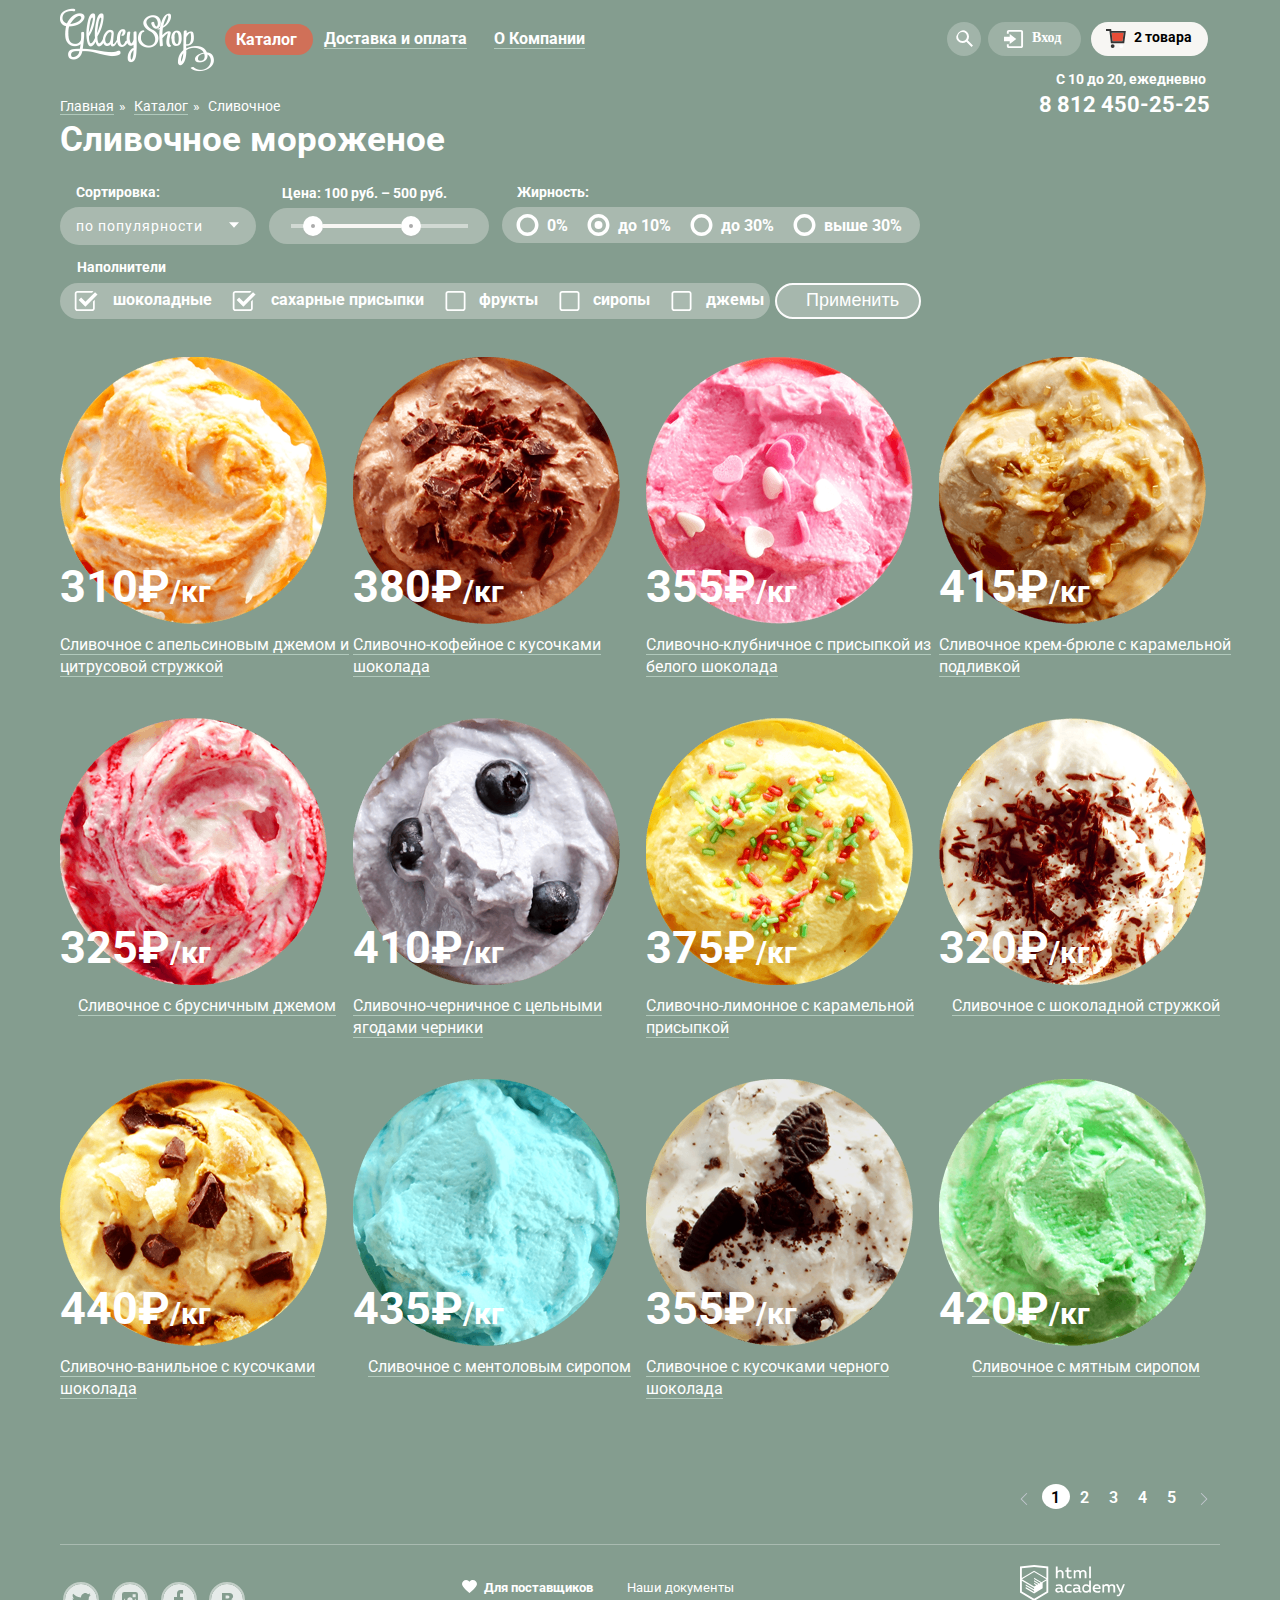
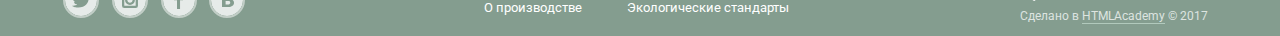
<file: catalog.html>
<!DOCTYPE html>
<html lang="ru">
	<head>
		<meta charset="utf-8">
		<title>HTML Academy: Глейси</title>
		<link href="https://fonts.googleapis.com/css?family=Roboto:400,500,700" rel="stylesheet">
		<link href="css/normalize.css" rel="stylesheet">
		<link href="css/style.css" rel="stylesheet">
	</head>
	<body class="inner-body">
		<div class="inner-content-wrapper">
			<header class="inner-header">
				<div class="inner-wrapper">
					<a href="index.html" class="inner-logo">
						<img src="img/logo.png" width="154" height="64" alt="logo">
					</a>
					<div class="inner-menu">
						<a href="#" class="active">Каталог</a>
						<a href="#"><span class="border-bottom">Доставка и оплата</span></a>
						<a href="#"><span class="border-bottom">О Компании</span></a>
					</div>
					<div class="inner-user-block">
						<div class="inner-user-container">
							<div class="inner-search">Поиск
								<a href="#" class="inner-search-link">search
									<svg>
										<path d="M16.958 15.527L11.75 10.32A6.455 6.455 0 0 0 13 6.5 6.5 6.5 0 1 0 6.5 13a6.465 6.465 0 0 0 3.839-1.263l5.205 5.204 1.414-1.414zM6.5 11C4.019 11 2 8.981 2 6.5S4.019 2 6.5 2 11 4.019 11 6.5 8.981 11 6.5 11z"/>
									</svg>
								</a>
								<div class="inner-search-block is-hidden">
									<input type="text">
								</div>
							</div>
							<div class="inner-log-in">
								<svg xmlns="http://www.w3.org/2000/svg" xmlns:xlink="http://www.w3.org/1999/xlink" width="21" height="19" viewBox="0 0 21 19"><g ><path d="M6 14.875L12.917 9.5 6 4.125v2.917H-.042v4.917H6z"/><path d="M18 0H5C3.9 0 3 .9 3 2v2h2V2h13v15H5v-2H3v2c0 1.1.9 2 2 2h13c1.1 0 2-.9 2-2V2c0-1.1-.9-2-2-2z"/></g></svg>
								<span>Вход</span>
							</div>
							<div class="inner-popup is-hidden">
								<input type="text">
								<input type="text">
								<a href="#">Войти</a>
								<a href="#">Забыли пароль?</a>
								<a href="#">Новая регистрация</a>
							</div>
							<div class="inner-basket">
								<div class="inner-basket-container">
									<a href="#" class="buy">
										<svg xmlns="http://www.w3.org/2000/svg" width="21" height="20" viewBox="0 0 21 20"><path fill="#E84D37" d="M5.888 4.031L6.922 13h10.45l1.176-8.969z"/><circle fill="#343434" cx="6.984" cy="18" r="2"/><circle cx="15.984" cy="18" r="2"/><path fill="#343434" d="M5.657 2.031L5.422 0H0v2h3.64l1.5 13h13.988l1.699-12.969H5.657zM17.372 13H6.922L5.888 4.031h12.66L17.372 13z"/>
										</svg>
										<span>2 товара</span>
									</a>
									<div class="inner-popap-basket">
										<div class="inner-popap-container">
											<div class="inner-popap-item">
												<img src="img/popup-ice-cream-1.png" width="33" height="33" alt="">
												<p class="inner-popap-description">Пломбир с апельсиновым джемом</p>
												<p class="inner-netto">1,5 кг х</p>
												<p class="inner-price">200 руб.</p>
												<p class="common-price">300 руб.</p>
											</div>
											<div class="inner-popap-item">
												<img src="img/popup-ice-cream-2.png" width="33" height="33" alt="">
												<p class="inner-popap-description">Клубничный пломбир с присыпкой из белого шоколада</p>
												<p class="inner-netto">1,5 кг х</p>
												<p class="inner-price">300 руб.</p>
												<p class="common-price">400 руб.</p>
											</div>
											<div class="results-container">
												<p class="in-order">Итого: 750руб.</p>
												<button class="inner-popap-button">Оформить заказ</button>
											</div>
										</div>	
									</div>	
								</div>
							</div>
						</div>
					</div>
				</div>	
				<div class="breadcrumbs-container">
					<div class="inner-breadcrumbs">
						<a href="#"><span>Главная</span></a>
						<a href="#"><span>Каталог</span></a>
						<a href="#">Сливочное</a>
					</div>
					<div class="inner-shedule">
                        <p class="time">С 10 до 20, ежедневно</p>
                        <p class="telephone">8 812 450-25-25</p>
                    </div>
				</div>	
			</header>
			<main class="inner-container">
				<div class="inner-sorting">
					<h1 class="inner-sorting-title">Сливочное мороженое</h1>
					<div class="sorting-container">
						<div class="sorting">
							<h3>Сортировка:</h3>
							<ul class="popular">
								<li>по популярности
									<svg xmlns="http://www.w3.org/2000/svg" width="9" height="5" viewBox="0 0 9 5"><path fill="#FFF" d="M4.5 5L0 0h9z"/></svg>
								</li>
								<li class=" is-hidden">сначала недорогие</li>
								<li class=" is-hidden">сначала дорогие</li>
								<li class=" is-hidden">по жирности</li>
							</ul>
						</div>
					    <div class="inner-range-filter">
							<p class="range-filter-text">Цена: 100 руб. – 500 руб.</p>
							<div class="range-filter">
								<svg class="first-toggle" xmlns="http://www.w3.org/2000/svg" width="20" height="23" viewBox="0 0 20 23"><path opacity=".3" fill="#ABABAB" d="M10 20C4.477 20 0 15.522 0 10v2c0 5.522 4.477 10 10 10 5.522 0 10-4.478 10-10v-2c0 5.522-4.478 10-10 10z"/><circle fill="#FFF" cx="10" cy="10" r="10"/><circle fill="#ABABAB" cx="10" cy="10" r="2"/></svg>
								<svg class="second-toggle" xmlns="http://www.w3.org/2000/svg" width="20" height="23" viewBox="0 0 20 23"><path opacity=".3" fill="#ABABAB" d="M10 20C4.477 20 0 15.522 0 10v2c0 5.522 4.477 10 10 10 5.522 0 10-4.478 10-10v-2c0 5.522-4.478 10-10 10z"/><circle fill="#FFF" cx="10" cy="10" r="10"/><circle fill="#ABABAB" cx="10" cy="10" r="2"/></svg>
							</div>
						</div>	
						<div class="fat-content">
							<h3 class="fat-content-title">Жирность:</h3>
							<div class="radio-buttons-container">
								<div class="fat-content-grid">
									<svg xmlns="http://www.w3.org/2000/svg" width="25" height="25" viewBox="0 0 25 25"><path fill="#FFFFFF" d="M12.5 4c4.687 0 8.5 3.813 8.5 8.5 0 4.687-3.813 8.5-8.5 8.5C7.813 21 4 17.187 4 12.5 4 7.813 7.813 4 12.5 4m0-4C5.597 0 0 5.597 0 12.5S5.597 25 12.5 25 25 19.403 25 12.5 19.403 0 12.5 0z"/></svg>
									<label for="percent">0%</label>
									<input type="radio" id="percent">
									<svg xmlns="http://www.w3.org/2000/svg" width="25" height="25" viewBox="0 0 25 25"><path fill="#FFFFFF" d="M12.5 4c4.687 0 8.5 3.813 8.5 8.5 0 4.687-3.813 8.5-8.5 8.5C7.813 21 4 17.187 4 12.5 4 7.813 7.813 4 12.5 4m0-4C5.597 0 0 5.597 0 12.5S5.597 25 12.5 25 25 19.403 25 12.5 19.403 0 12.5 0z"/><circle fill="#FFFFFF" cx="12.5" cy="12.5" r="4.5"/></svg>
									<label for="percent">до 10%</label>
									<input type="radio" id="percent">
									<svg xmlns="http://www.w3.org/2000/svg" width="25" height="25" viewBox="0 0 25 25"><path fill="#FFFFFF" d="M12.5 4c4.687 0 8.5 3.813 8.5 8.5 0 4.687-3.813 8.5-8.5 8.5C7.813 21 4 17.187 4 12.5 4 7.813 7.813 4 12.5 4m0-4C5.597 0 0 5.597 0 12.5S5.597 25 12.5 25 25 19.403 25 12.5 19.403 0 12.5 0z"/></svg>
									<label for="percent">до 30%</label>
									<input type="radio" id="percent">
									<svg xmlns="http://www.w3.org/2000/svg" width="25" height="25" viewBox="0 0 25 25"><path fill="#FFFFFF" d="M12.5 4c4.687 0 8.5 3.813 8.5 8.5 0 4.687-3.813 8.5-8.5 8.5C7.813 21 4 17.187 4 12.5 4 7.813 7.813 4 12.5 4m0-4C5.597 0 0 5.597 0 12.5S5.597 25 12.5 25 25 19.403 25 12.5 19.403 0 12.5 0z"/></svg>
									<label for="percent">выше 30%</label>
									<input type="radio" id="percent">
								</div>
							</div>
						</div>
					</div>		
					<div class="stuffing">
						<h3 class="stuffing-title">Наполнители</h3>
						<div class="stuffing-wrapper">
							<div class="stuffing-field">
								<svg xmlns="http://www.w3.org/2000/svg" width="27" height="23" viewBox="0 0 27 23"><path fill="#FFFFFF" d="M7.285 7.486l-2.829 2.829 7.783 7.783L26.171 4.166l-2.828-2.829-11.104 11.102z"/><path fill="#FFFFFF" d="M21 20c0 .542-.458 1-1 1H3c-.542 0-1-.458-1-1V3c0-.542.458-1 1-1h16.908L21.493.415A2.96 2.96 0 0 0 20 0H3C1.35 0 0 1.35 0 3v17c0 1.65 1.35 3 3 3h17c1.65 0 3-1.35 3-3v-9.829l-2 2V20z"/></svg>
								<label for="checkbox-on">шоколадные</label>
								<input type="checkbox" id="checkbox-on"><svg xmlns="http://www.w3.org/2000/svg" width="27" height="23" viewBox="0 0 27 23"><path fill="#FFFFFF" d="M7.285 7.486l-2.829 2.829 7.783 7.783L26.171 4.166l-2.828-2.829-11.104 11.102z"/><path fill="#FFFFFF" d="M21 20c0 .542-.458 1-1 1H3c-.542 0-1-.458-1-1V3c0-.542.458-1 1-1h16.908L21.493.415A2.96 2.96 0 0 0 20 0H3C1.35 0 0 1.35 0 3v17c0 1.65 1.35 3 3 3h17c1.65 0 3-1.35 3-3v-9.829l-2 2V20z"/></svg>
								<label class="checkbox-on-field">сахарные присыпки</label>
								<input type="checkbox">
								<svg xmlns="http://www.w3.org/2000/svg" width="23" height="23" viewBox="0 0 23 23"><path fill="#FFFFFF" d="M20 2c.542 0 1 .458 1 1v17c0 .542-.458 1-1 1H3c-.542 0-1-.458-1-1V3c0-.542.458-1 1-1h17m0-2H3C1.35 0 0 1.35 0 3v17c0 1.65 1.35 3 3 3h17c1.65 0 3-1.35 3-3V3c0-1.65-1.35-3-3-3z"/></svg>	
								<label class="checkbox-field">фрукты</label>
								<input type="checkbox">
								<svg xmlns="http://www.w3.org/2000/svg" width="23" height="23" viewBox="0 0 23 23"><path fill="#FFFFFF" d="M20 2c.542 0 1 .458 1 1v17c0 .542-.458 1-1 1H3c-.542 0-1-.458-1-1V3c0-.542.458-1 1-1h17m0-2H3C1.35 0 0 1.35 0 3v17c0 1.65 1.35 3 3 3h17c1.65 0 3-1.35 3-3V3c0-1.65-1.35-3-3-3z"/></svg>
								<label class="checkbox-field">сиропы</label>
								<input type="checkbox">
								<svg xmlns="http://www.w3.org/2000/svg" width="23" height="23" viewBox="0 0 23 23"><path fill="#FFFFFF" d="M20 2c.542 0 1 .458 1 1v17c0 .542-.458 1-1 1H3c-.542 0-1-.458-1-1V3c0-.542.458-1 1-1h17m0-2H3C1.35 0 0 1.35 0 3v17c0 1.65 1.35 3 3 3h17c1.65 0 3-1.35 3-3V3c0-1.65-1.35-3-3-3z"/></svg>
								<label class="checkbox-field">джемы</label>	
								<input type="checkbox">	
							</div>
							<button type="submit" class="apply">Применить</button>
						</div>
					</div>
				</div>	
				<div class="goods-container">
					<section class="goods-item">
						<img src="img/orange.png" width="267" height="267" alt="orange-ice-cream">
						<p class="goods-item-price">310₽<span>/кг</span></p>
						<p class="goods-item-text"><span>Сливочное с апельсиновым джемом и цитрусовой стружкой</span></p>
					</section>
					<section class="goods-item">
						<img src="img/coffe.png" width="267" height="267" alt="cofee-ice-cream">
						<p class="goods-item-price">380₽<span>/кг</span></p>
						<p class="goods-item-text"><span>Сливочно-кофейное с кусочками шоколада</span></p>
					</section>
					<section class="goods-item">
						<img src="img/strawberry.png" width="267" height="267" alt="strawberry-ice-cream">
						<p class="goods-item-price">355₽<span>/кг</span></p>
						<p class="goods-item-text"><span>Сливочно-клубничное с присыпкой из белого шоколада</span></p>
					</section>
					<section class="goods-item">
						<img src="img/caramel.png" width="267" height="267" alt="caramel-ice-cream">
						<p class="goods-item-price">415₽<span>/кг</span></p>
						<p class="goods-item-text"><span>Сливочное крем-брюле с карамельной подливкой</span></p>
					</section>
					<section class="goods-item">
						<img src="img/cowberry.png" width="267" height="267" alt="cowberry-ice-cream">
						<p class="goods-item-price">325₽<span>/кг</span></p>
						<p class="goods-item-text"><span>Сливочное с брусничным джемом</span></p>
					</section>
					<section class="goods-item">
						<img src="img/blueberry.png" width="267" height="267" alt="blueberry-ice-cream">
						<p class="goods-item-price">410₽<span>/кг</span></p>
						<p class="goods-item-text"><span>Сливочно-черничное с цельными ягодами черники</span></p>
					</section>
					<section class="goods-item">
						<img src="img/lemon.png"  width="267" height="267" alt="lemon-ice-cream">
						<p class="goods-item-price">375₽<span>/кг</span></p>
						<p class="goods-item-text"><span>Сливочно-лимонное с карамельной присыпкой</span></p>
					</section>
					<section class="goods-item">
						<img src="img/chocolate-ice-cream.png" width="267" height="267" alt="chocolate-ice-cream">
						<p class="goods-item-price">320₽<span>/кг</span></p>
						<p class="goods-item-text"><span>Сливочное с шоколадной стружкой</span></p>
					</section>
					<section class="goods-item">
						<img src="img/vanilla.png" width="267" height="267" alt="vanilla-ice-cream">
						<p class="goods-item-price">440₽<span>/кг</span></p>
						<p class="goods-item-text"><span>Сливочно-ванильное с кусочками шоколада</span></p>
					</section>
					<section class="goods-item">
						<img src="img/mentol.png" width="267" height="267" alt="mentol-ice-cream">
						<p class="goods-item-price">435₽<span>/кг</span></p>
						<p class="goods-item-text"><span>Сливочноe с ментоловым сиропом</span></p>
					</section>
					<section class="goods-item">
						<img src="img/black-chocolate.png" width="267" height="267" alt="black-chocolate-ice-cream">
						<p class="goods-item-price">355₽<span>/кг</span></p>
						<p class="goods-item-text"><span>Сливочное с кусочками черного шоколада</span></p>
					</section>
					<section class="goods-item">
						<img src="img/mint.png" width="267" height="267" alt="mint-ice-cream">
						<p class="goods-item-price">420₽<span>/кг</span></p>
						<p class="goods-item-text"><span>Сливочное с мятным сиропом</span></p>
					</section>
				</div>
				<div class="paginator">
					<svg class="prev" xmlns="http://www.w3.org/2000/svg" width="8" height="12" viewBox="0 0 8 12"><path d="M7.237 5.642L1.729.133a.506.506 0 1 0-.716.716L6.163 6l-5.151 5.15a.507.507 0 0 0 .716.717l5.509-5.509a.504.504 0 0 0 0-.716z"/></svg>
					<a href="#1" class="active">1</a>
        	   		<a href="#2">2</a>
       		    	<a href="#3">3</a>
       		    	<a href="#4">4</a>
       		    	<a href="#5">5</a>
       		    	<svg class="next" xmlns="http://www.w3.org/2000/svg" width="8" height="12" viewBox="0 0 8 12"><path d="M7.237 5.642L1.729.133a.506.506 0 1 0-.716.716L6.163 6l-5.151 5.15a.507.507 0 0 0 .716.717l5.509-5.509a.504.504 0 0 0 0-.716z"/></svg>
       		    </div>
			</main>
			<footer class="inner-footer">
				<div class="inner-footer-social">
					<svg xmlns="http://www.w3.org/2000/svg" width="32" height="32" viewBox="0 0 32 32"><path d="M16 0C7.164 0 0 7.164 0 16c0 8.837 7.164 16 16 16 8.837 0 16-7.163 16-16 0-8.836-7.163-16-16-16zm7.944 12.809c-.251 6.516-3.463 10.832-10.992 10.702h-.486c-.447 0-4.543-.443-5.344-1.823 2.479.19 4.247-.406 5.12-1.136-1.048-.289-2.923-.461-3.251-2.848.384.104.618.221 1.299.113-1.307-.824-2.758-1.519-2.679-3.643.311.317 1.164.518 1.46.457-.768-.233-2.149-3.244-.974-4.781 1.984 1.79 4.075 3.482 7.804 3.643.227-2.214 1.24-3.699 3.168-4.325 1.84-.479 3.255.26 3.901 1.138.737-.224 1.453-.466 2.193-.685-.004.833-.569 1.463-.935 1.709.747.165 1.423-.475 1.423-.475-.184.963-1.094 1.725-1.707 1.954z"/></svg>
					<a href="#" class="inner-social-btn">twitter</a>
					<svg xmlns="http://www.w3.org/2000/svg" width="32" height="32" viewBox="0 0 32 32"><g =""><path d="M20.916 16a4.938 4.938 0 1 1-9.877 0c0-.394.051-.773.138-1.14h-.897v6.838h11.396V14.86h-.897c.086.367.137.746.137 1.14z"/><path d="M15.978 18.659c1.466 0 2.659-1.193 2.659-2.659s-1.193-2.659-2.659-2.659c-1.466 0-2.659 1.193-2.659 2.659s1.192 2.659 2.659 2.659zM18.637 10.302h3.039v3.039h-3.039z"/><path d="M16 0C7.164 0 0 7.164 0 16c0 8.837 7.164 16 16 16 8.837 0 16-7.163 16-16 0-8.836-7.163-16-16-16zm7.955 21.698a2.285 2.285 0 0 1-2.279 2.279H10.279A2.285 2.285 0 0 1 8 21.698V10.302a2.286 2.286 0 0 1 2.279-2.279h11.396a2.286 2.286 0 0 1 2.279 2.279v11.396z"/></g></svg>
					<a href="#" class="inner-social-btn">instagram</a>
					<svg xmlns="http://www.w3.org/2000/svg" width="32" height="32" viewBox="0 0 32 32"><path d="M16 0C7.164 0 0 7.163 0 16s7.164 16 16 16c8.837 0 16-7.164 16-16S24.837 0 16 0zm4.062 9.455h-3.021v3.444h3.021v3.445h-3.021v8.61H14.02v-8.61H11v-3.445h3.021V9.455c0-1.902 1.353-3.445 3.021-3.445h3.021v3.445z"/></svg>
					<a href="#" class="inner-social-btn">facebook</a>
					<svg xmlns="http://www.w3.org/2000/svg" width="32" height="32" viewBox="0 0 32 32"><g =""><path d="M16.637 14.495c.402-.019.719-.082.951-.188.326-.145.54-.33.641-.559.101-.229.15-.496.15-.797 0-.232-.058-.465-.174-.697-.116-.232-.322-.405-.617-.517-.264-.1-.592-.155-.984-.165a76.242 76.242 0 0 0-1.652-.014h-.339v2.965h.565c.571 0 1.057-.009 1.459-.028zM18.118 17.084c-.282-.081-.672-.125-1.166-.132a127.97 127.97 0 0 0-1.55-.009h-.79v3.493h.264c1.014 0 1.74-.003 2.18-.009a3.2 3.2 0 0 0 1.212-.245c.377-.157.633-.364.774-.625s.214-.562.214-.9c0-.446-.088-.788-.261-1.03-.17-.241-.464-.423-.877-.543z"/><path d="M16 0C7.164 0 0 7.164 0 16c0 8.837 7.164 16 16 16 8.837 0 16-7.163 16-16 0-8.836-7.163-16-16-16zm6.602 20.531a3.73 3.73 0 0 1-1.124 1.327c-.552.415-1.161.71-1.823.886s-1.501.264-2.519.264h-6.121V8.987h5.443c1.13 0 1.957.038 2.48.113a5.126 5.126 0 0 1 1.561.5c.533.27.929.632 1.189 1.087.26.455.392.975.392 1.558 0 .678-.179 1.278-.536 1.795-.358.518-.863.92-1.517 1.208v.075c.917.182 1.642.559 2.179 1.13.537.571.807 1.325.807 2.261 0 .678-.138 1.283-.411 1.817z"/></g></svg>
					<a href="#" class="inner-social-btn">vkontakte</a>
				</div>
				<div class="inner-footer-menu">
					<svg xmlns="http://www.w3.org/2000/svg" width="15" height="13" viewBox="0 0 15 13"><path fill="#FFF" d="M10.799 0c-1.35 0-2.551.65-3.3 1.661A4.097 4.097 0 0 0 4.199 0C1.875 0 0 1.806 0 4.044 0 7.223 7.499 13 7.499 13s7.499-5.777 7.499-8.956C14.998 1.806 13.123 0 10.799 0z"/></svg>
					<a href="#" class="active" >Для поставщиков</a>
					<a href="#">О производстве</a>
					<a href="#">Наши документы</a>
					<a href="#">Экологические стандарты</a>
				</div>
				<div class="made-in-card">
					<svg id="Layer_1" data-name="Layer 1" xmlns="http://www.w3.org/2000/svg" viewBox="0 0 108.08 36.85"><title>logo-htmlacademy-small1</title><path d="M44.61,26.88a2,2,0,0,0,.55-0.1v1.33a3.25,3.25,0,0,1-1.18.21,1.67,1.67,0,0,1-1.67-1,4.84,4.84,0,0,1-3.14,1.08c-1.51,0-2.91-.83-2.91-2.55,0-2.13,2-2.79,3.71-2.79a11.08,11.08,0,0,1,2.17.25v-0.3c0-1-.76-1.77-2.19-1.77a7.42,7.42,0,0,0-3,.64v-1.7a10.21,10.21,0,0,1,3.19-.55c2.36,0,3.81,1.12,3.81,3.65v3a0.54,0.54,0,0,0,.49.59h0.17Zm-6.44-1.13A1.35,1.35,0,0,0,39.63,27h0.11a3.39,3.39,0,0,0,2.41-1V24.58a9.72,9.72,0,0,0-1.81-.21c-1,0-2.16.33-2.16,1.38h0Zm12.36-6.11a5,5,0,0,1,2.57.64V22a4.08,4.08,0,0,0-2.3-.7,2.75,2.75,0,1,0,0,5.49,5,5,0,0,0,2.43-.64v1.71a6.27,6.27,0,0,1-2.76.57A4.21,4.21,0,0,1,46,24.51q0-.21,0-0.41a4.32,4.32,0,0,1,4.18-4.46h0.38Zm12.17,7.24a2,2,0,0,0,.55-0.1v1.33a3.25,3.25,0,0,1-1.18.21,1.67,1.67,0,0,1-1.67-1,4.84,4.84,0,0,1-3.14,1.08c-1.51,0-2.91-.83-2.91-2.55,0-2.13,2-2.79,3.71-2.79a11.08,11.08,0,0,1,2.17.25v-0.3c0-1-.76-1.77-2.19-1.77a7.42,7.42,0,0,0-3,.64v-1.7a10.21,10.21,0,0,1,3.19-.55c2.36,0,3.81,1.12,3.81,3.65v3a0.54,0.54,0,0,0,.49.59h0.17Zm-6.44-1.13A1.35,1.35,0,0,0,57.73,27h0.11a3.39,3.39,0,0,0,2.41-1V24.58a9.72,9.72,0,0,0-1.81-.21c-1.06,0-2.16.33-2.16,1.38h0ZM73,16V28.2H71.35V26.88a3.88,3.88,0,0,1-3.19,1.54,4.4,4.4,0,0,1,0-8.78,3.81,3.81,0,0,1,3,1.3V16H73Zm-4.53,5.22a2.76,2.76,0,1,0,0,5.52A2.86,2.86,0,0,0,71.15,25V23A2.91,2.91,0,0,0,68.49,21.27ZM79,19.64c3.31,0,4.46,2.68,3.92,5.09H76.7c0.21,1.5,1.67,2.11,3.19,2.11a6.11,6.11,0,0,0,2.64-.59v1.6a7.14,7.14,0,0,1-3,.57C77,28.42,74.78,27,74.78,24a4.18,4.18,0,0,1,4-4.39H79Zm0.09,1.54a2.28,2.28,0,0,0-2.44,2.1v0.06H81.3A2,2,0,0,0,79.13,21.18Zm5.73,7V19.87h1.65v1a3.81,3.81,0,0,1,2.78-1.27A2.86,2.86,0,0,1,91.89,21a4.12,4.12,0,0,1,2.91-1.33A3.06,3.06,0,0,1,98,23V28.2h-1.9V23.05a1.59,1.59,0,0,0-1.42-1.75H94.42a2.8,2.8,0,0,0-2.07,1.12V28.2h-1.9V23.05A1.59,1.59,0,0,0,89,21.31H88.8a3,3,0,0,0-2.21,1.29v5.63H84.86Zm21.31-8.33h1.9l-3.91,9.46c-0.9,2.17-2.09,2.86-3.35,2.86a4.76,4.76,0,0,1-1.1-.14V30.46a2.86,2.86,0,0,0,.85.12c0.9,0,1.58-.64,2.07-1.9l0.17-.42-4-8.4h2l2.86,6.29ZM38.73,1.46V6.22a3.81,3.81,0,0,1,2.7-1.14,3.25,3.25,0,0,1,3.44,3.4v5.15H43V8.72a1.81,1.81,0,0,0-1.61-2h-0.3a2.93,2.93,0,0,0-2.32,1.39v5.52h-1.9V1.46h1.9ZM49.94,2.31v3h3V6.91h-3v3.81c0,1.1.5,1.46,1.58,1.46a4.49,4.49,0,0,0,1.69-.33v1.6A6.8,6.8,0,0,1,51,13.8a2.55,2.55,0,0,1-2.86-2.74V6.89H46.58V5.26h1.5V2.74Zm5.4,11.31V5.28H57v1A3.81,3.81,0,0,1,59.77,5a2.86,2.86,0,0,1,2.6,1.33A4.12,4.12,0,0,1,65.28,5,3.06,3.06,0,0,1,68.44,8.4v5.21h-1.9V8.46a1.59,1.59,0,0,0-1.42-1.75H64.89a2.8,2.8,0,0,0-2.07,1.12v5.78h-1.9V8.46A1.59,1.59,0,0,0,59.5,6.71H59.27A3,3,0,0,0,57.06,8v5.63H55.34ZM71.17,1.45H73V13.6H71.17V1.45ZM14.71,0H14.55L0,1.54V28.21l14.55,8.66,14.55-8.66V1.54Zm12.5,27.1L14.55,34.64,1.9,27.12V16.18l12.59,7.5V25L5.86,19.9v1.31l8.68,5.21v1.39L5.87,22.65V24l8.68,5.21,8.75-5.24V18.31L27.2,16V27.12Zm0-12.53-3.48,2-1.6,1L14.51,13v1.31L21,18.23H21l-0.14.09-1,.54-5.37-3.2V17l4.24,2.52-1,.67-3.2-1.9v1.31l2.1,1.24L14.5,22.1,2,14.65,14.51,7.11Zm0-1.32L14.49,5.76,1.91,13.25v-10L14.56,1.92,27.21,3.25v10h0Z" transform="translate(0 -0.02)" fill="#fff"/></svg>
					<p class="inner-made-in">Сделано в
					<a href="#" class="inner-link-htmlacademy">HTMLAcademy</a> &copy; 2017</p>
				</div>
			</footer>
		</div>
	</body>
</html>
</file>
<file: css/style.css>
body {
    width: auto;
    padding: 0;
    margin: 0 auto;
    height: auto;
    font-family: "Roboto", "Arial", sans-serif;
    font-style: normal;
    font-size: 18px;
    line-height: 1.2;
    color: #000;
}

body > input[type="radio"]{
    display: none;
}

.site-wrapper {
    width: auto;
    margin: 0 auto;
    background-color: #849d8f;
    background-repeat: no-repeat;
    background-position: 46% 0px;
    transition: background-image 0.5s ease, background-color 0.5s ease;
}

.site-wrapper::before,
.site-wrapper::after {
    content: "";
    visibility: hidden;
}

.site-wrapper::before {
    background-image: url("../img/slide-2.jpg;");
}

.site-wrapper::after {
    background-image: url("../img/slide-3.jpg");
}

.content-wrapper {
    width: 1160px;
    margin: 0 auto;
    padding: 0 20px;

}
/*Начало стилей слайдера*/
.slider {
    position: relative;
    padding-top: 130px;
    line-height: 1.1;
    text-align: center;
    color: #fff;
}

.title-container {
    display: flex;
    width: 1160px;
    align-items: center;
    flex-direction: column;
}

.slide-title {
    width: 685px;
    margin-left: -14px;
    margin-bottom: 27px;
    font-weight: 700;
    font-size: 58px;
    letter-spacing: 1px;
}

.slide-btn {
    padding: 10px 42px;
    margin-right: 14px;
    font-weight: 600;
    font-size: 31px;
    line-height: 41px;
    color: #fff;
    text-decoration: none;
    text-shadow: 0 2px 5px rgba(160, 32, 11, .76);
    background: #f26843;
    background: -moz-linear-gradient(top, #f26843 0%, #e74a35 100%);
    background: -webkit-linear-gradient(top, #f26843 0%, #e74a35 100%);
    background: linear-gradient(to bottom, #f26843 0%, #e74a35 100%);
    border-radius: 100px;
    box-shadow: 0 2px 2px rgba(172, 16, 0, 0.64);   
}

.slide-btn:hover {
    background: -moz-linear-gradient(top, #f58669 0%, #ec6f5e 100%);
    background: -webkit-linear-gradient(top, #f58669 0%, #ec6f5e 100%);
    background: linear-gradient(to bottom, #f58669 0%, #ec6f5e 100%);
    box-shadow: 0 2px 2px rgba(172, 16, 0, 1);
}

.slide-btn:active {
    background: -moz-linear-gradient(top, #d84732 0%, #e1613e 100%);
    background: -webkit-linear-gradient(top, #d84732 0%, #e1613e 100%);
    background: linear-gradient(to bottom, #d84732 0%, #e1613e 100%);
    box-shadow: inset 0 2px 2px rgba(172, 16, 0, 1);
}

.slider-controls {
    position: absolute;
    bottom: 21px;
    z-index: 20;
    font-size: 0;
}

.slider-controls label {
    display: inline-block;
    width: 17px;
    height: 17px;
    margin-right: 8px;
    background-color: transparent;
    border: 2px solid #fff;
    vertical-align: top;
    border-radius: 50%;
    cursor: pointer;
}

.slide {
    display: none;
}

#btn-1:checked ~ .site-wrapper #slide1,
#btn-2:checked ~ .site-wrapper #slide2,
#btn-3:checked ~ .site-wrapper #slide3 {
    display: block;
}

#btn-1:checked ~ .site-wrapper label[for="btn-1"],
#btn-2:checked ~ .site-wrapper label[for="btn-2"],
#btn-3:checked ~ .site-wrapper label[for="btn-3"]{
    background-color: #fff;
}

#btn-1:hover ~ .site-wrapper label[for="btn-1"],
#btn-2:hover ~ .site-wrapper label[for="btn-2"],
#btn-3:hover ~ .site-wrapper label[for="btn-3"]{
    background-color: rgba(255, 255, 255, 0.3);
}

#btn-1:checked ~ .site-wrapper {
    background-color: #849d8f;
    background-image: url("../img/slide-1.jpg");
}

#btn-2:checked ~ .site-wrapper {
    background-color: #8996a6;
    background-image: url("../img/slide-2.jpg");
}

#btn-3:checked ~ .site-wrapper {
    background-color: #9d8b84;
    background-image: url("../img/slide-3.jpg");
}

/*Окончание стилей слайдера */

/*Начало стилей внутренней страницы*/
.inner-body {
    font-family: "Roboto", "Arial", sans-serif;
    font-style: normal;
    font-size: 18px;
    line-height: 1.2;
    color: #000;
    background-color: #849d8f;
}

.inner-content-wrapper {
    width: 1160px;
    margin: 0 auto;
    padding: 0 20px;
}

.inner-header {
    display: flex;
    flex-wrap: wrap;
}

.inner-wrapper {
    display: flex;
    width: 1160px;
    margin: 0 auto;
}

.inner-menu {
    display: flex;
    margin-left: 11px;
    height: 55px;
    justify-content: flex-start;
    align-items: flex-end;
}

.inner-menu a {
    display: flex;
    color: #fff;
    text-decoration: none;
    padding: 7px 16px 6px 11px;
    font-weight: bold;
    font-size: 16px;
    line-height: 18px;
}

.inner-menu .border-bottom {
    border-bottom: 1px solid #B1C9BC;
}

.inner-menu > .active {
    color: #fff;
    background-color: #D07058;
    border-radius: 20px;
    border-bottom: none;
}

.inner-menu a:hover {
    background-color: #F7F6F3;
    color: #000;
    border-radius: 20px;
}

.inner-menu a:hover .border-bottom {
    border-bottom: none;
}

.inner-menu a:active {
    background-color: #F7F6F3;
    color: #000;
    border-radius: 20px;
    padding: 7px 9px 6px 10px;
    border-top: 2px solid #696969;
}

.inner-logo {
    display: flex;
    height: 72px;
    align-items: flex-end;
}

.inner-user-block {
    display: flex;
    margin-left: 346px;
    height: 56px;
    
}

.inner-user-container {
    display: flex;
    align-items: flex-end;
}

.inner-search {
    font-size: 0;
}

.inner-search-link {
    font-size: 0;
}

.inner-search-link svg {
    width: 23px;
    height: 26px;
    fill: #fff;
    background-color: #A1B4A9;
    padding: 8px 2px 0 9px;
    border-radius: 50%;
}

.inner-search-link:hover svg {
    background-color:#F8F7F4;
    fill: #000000;
} 

.inner-log-in {
    display: flex;
    margin-left: 7px;
    padding-right: 20px;
    border-radius: 18px;
    background-color: #9DB1A5;
    color: #fff;
}

.inner-log-in span {
    padding-left: 8px;
    padding-top: 8px;
    font-family: "Roboto Medium";
    font-size: 14px;
    line-height: 16px;
    font-weight: 600;
}

.inner-log-in svg {
    fill: #fff;
    padding-left: 16px;
    height: 34px;
    width: 20px;
}

.inner-basket {
    display: flex;
    height: 34px;
    margin-left: 10px;
    border-radius: 18px;
    background-color: #F7F6F3;
}

.inner-basket-container {
    padding-bottom: 30px;
    height: 34px;
}

.inner-basket-container .buy {
    display: flex;
    text-decoration: none;
    color: #000;
    font-size: 14px;
}

.buy svg {
    padding-left: 15px;
    height: 33px;
    width: 20px;
}

.inner-basket-container span {
    padding-left: 8px;
    padding-top: 7px;
    padding-right: 16px;
    font-weight: bold;
}

.inner-basket-container:hover .inner-popap-basket {
    display: block;
}

.inner-popap-basket {
    display: none;
    position: absolute;
    top: 56px;
    right: 122px;
    border-radius: 5px;
    width: 545px;
    background-color: #F8F7F4;
    margin-top: 5px;
}

.inner-popap-container {
    display: flex;
    width: 100%;
    flex-direction: column;
}

.inner-popap-item {
    display: flex;
}

.inner-popap-container .inner-popap-item:nth-of-type(2){
    margin-top: -7px;
}

.inner-popap-item img {
    padding: 16px 9px 0px 43px;
}

.inner-popap-description {
    position: relative;
    width: 220px;
    margin-top: 21px;
}

.inner-popap-description::before {
    content: "";
    position: absolute;
    height: 1px;
    width: 15px;
    left: -69px;
    top: 12px;
    background-color: #000;
    transform: rotate(45deg);
}

.inner-popap-description::after {
    content: "";
    position: absolute;
    height: 1px;
    width: 15px;
    left: -70px;
    top: 12px;
    background-color: #000;
    transform: rotate(-45deg);
}

.inner-popap-description,
.inner-netto,
.inner-price,
.price {
    font-size: 13px;
    line-height: 16px;
    font-family: "Roboto";
    padding: 5px 5px 5px 5px;
}

.inner-popap-description span {
    font-weight: bold;
}

.inner-netto {
    margin-top: 20px;
    margin-left: 15px;
    font-weight: bold;
}

.inner-price {
    margin-left: -5px;
    margin-top: 21px;
}

.common-price {
    margin-top: 20px;
    margin-left: 20px;
}

.results-container {
    display: flex;
    flex-direction: column;
    padding-bottom: 22px;
    margin: 0 auto;
}

.in-order {
    font-size: 15px;
    line-height: 18px;
    font-weight: bold;
    margin-left: auto;
    margin-right: 2px;
    margin-top: 13px;
}

.inner-popap-button {
    padding: 9px 13px;
    margin-left: 337px;
    font-size: 18px;
    line-height: 24px;
    width: 173px;
    color: #fff;
    text-decoration: none;
    background: #f26843;
    background: -moz-linear-gradient(top, #f26843 0%, #e74a35 100%);
    background: -webkit-linear-gradient(top, #f26843 0%, #e74a35 100%);
    background: linear-gradient(to bottom, #f26843 0%, #e74a35 100%);
    border-radius: 100px;
    border: none;  
}

.inner-popap-button:hover {
    background: -moz-linear-gradient(top, #f58669 0%, #ec6f5e 100%);
    background: -webkit-linear-gradient(top, #f58669 0%, #ec6f5e 100%);
    background: linear-gradient(to bottom, #f58669 0%, #ec6f5e 100%);
    box-shadow: 0 2px 2px rgba(172, 16, 0, 1);
}

.inner-popap-button:active {
    background: -moz-linear-gradient(top, #d84732 0%, #e1613e 100%);
    background: -webkit-linear-gradient(top, #d84732 0%, #e1613e 100%);
    background: linear-gradient(to bottom, #d84732 0%, #e1613e 100%);
    box-shadow: inset 0 2px 2px rgba(172, 16, 0, 1);
}

.breadcrumbs-container {
    display: flex;
    justify-content: space-between;
}

.inner-breadcrumbs {
    display: flex;
    position: relative;
    margin-top: 25px;
}

.inner-breadcrumbs a {
    color: #fff;
    font-size: 14px;
    line-height: 16px;
    padding: 1px 8px 5px 0px;
    text-decoration: none;
}

.inner-breadcrumbs a::after {
    content: '\00BB';
    padding-left: 5px;
}

.inner-breadcrumbs span {
    border-bottom: 1px solid #B1C9BC;
}

.inner-breadcrumbs a:last-of-type::after{
    border-bottom: none;
    padding-left: 5px;
    content: "";
}

.information-wrapper {
    display: flex;
}

.inner-shedule {
    display: flex;
    justify-content: flex-start;
    flex-wrap: wrap;
    width: 189px;
    margin-left: 737px;
    color: #fff;
}

.inner-shedule .time {
    font-size: 14px;
    line-height: 16px;
    font-weight: bold;
    margin-top: -1px;
    padding: 0px 0px 0px 26px;
}

.inner-shedule .telephone {
    font-size: 22px;
    line-height: 24px;
    font-weight: bold;
    margin-top: -8px;
    padding: 0px 0px 0px 9px;
}

.is-hidden {
    display: none;
}

.inner-container {
    display: flex;
    flex-direction: column;
    width: 1160px;
    margin: 0 auto;
}

.inner-sorting {
    display: flex;
    flex-direction: column;
}

.inner-sorting-title {
    font-size: 35px;
    line-height: 41px;
    color: #fff;
    margin-top: -20px;
    margin-bottom: 0px;
}

.sorting-container {
    display: flex;
}

.sorting {
    display: flex;
    flex-direction: column;
}

.sorting h3 {
    color: #fff;
    font-weight: bold;
    font-size: 14px;
    line-height: 16px;
    margin-top: 24px;
    margin-left: 16px;
    margin-bottom: 7px;
}

.popular {
    list-style: none;
    margin: 0;
    padding: 0;
}

.popular li {
    color: #fff;
    font-weight: medium;
    font-size: 14px;
    line-height: 16px;
    letter-spacing: 1px;
    padding: 11px 17px 11px 16px;
    background-color: #A9B9AF;
    border-radius: 20px;
}

.popular li svg {
    padding-left: 22px;
    width: 10px;
    height: 12px;
}

.inner-range-filter  {
    margin-left: 13px;
}

.range-filter-text {
    color: #fff;
    font-weight: bold;
    font-size: 14px;
    line-height: 16px;
    margin-bottom: 7px;
    margin-top: 25px;
    margin-left: 13px;
}

.range-filter {
    display: flex;
    position: relative;
    width: 220px;
    height: 36px;
    background-color: #A9B9AF;
    border-radius: 20px;
}

.range-filter::before {
    content: "";
    position: absolute;
    width: 177px;
    height: 4px;
    background-color: #D1D9D3;
    top: 16px;
    right: 21px;
}

.range-filter::after {
    content: "";
    position: absolute;
    width: 78px;
    height: 4px;
    background-color: #F8F7F4;
    top: 16px;
    right: 88px;
}

.first-toggle {
    margin-top: 8px;
    margin-left: 34px;
    z-index: 100;
}

.second-toggle {
    margin-top: 8px;
    margin-left: 78px;
    z-index: 100;
}

.fat-content  {
    margin-left: 13px;
}

.fat-content-title {
    color: #fff;
    font-weight: bold;
    font-size: 14px;
    line-height: 16px;
    margin-top: 24px;
    margin-left: 15px;
    margin-bottom: 7px;
}

.radio-buttons-container {
    display: flex;
    width: 418px;
    height: 36px;
    background-color: #A9B9AF;
    border-radius: 20px;
}

.fat-content-grid {
    display: flex;
    align-items: center;
    margin-left: 0px;
}

.fat-content-grid svg {
    padding: 4px 0px 5px 13px;
    height: 22px;
}

.fat-content-grid label {
    color: #fff;
    font-weight: bold;
    font-size: 16px;
    line-height: 18px;
    padding: 7px 5px 5px 7px;
}

.fat-content-grid input {
    display: none;
}

.stuffing {
    display: flex;
    flex-direction: column;
    margin-bottom: 38px;
}

.stuffing-title {
    color: #fff;
    font-size: 14px;
    margin-top: 14px;
    margin-left: 17px;
    margin-bottom: 7px;
}

.stuffing-field {
    display: flex;
    justify-content: space-around;
    width: 710px;
    height: 29px;
    padding-bottom: 7px;
    height: 29px;
    background-color: #A9B9AF;
    border-radius: 20px;
}

.stuffing-field input {
    display: none;
}

.stuffing-field label {
    color: #fff;
    font-weight: bold;
    font-size: 16px;
    line-height: 18px;
    padding: 8px 0px 5px 0px;
}

.stuffing-field svg {
    padding: 8px 0px 5px 7px;
    height: 20px;
}

.stuffing-wrapper {
    display: flex;
}

.apply {
    padding: 4px 20px 4px 29px;
    margin-left: 5px;
    color: #fff;
    border-radius: 20px;
    background-color: #A6B7AD;
    border: 2px solid #FCFCFC;
}

.goods-container {
    display: flex;
    flex-wrap: wrap;
    width: 1172px;
    margin-bottom: 43px;
}

.goods-item {
    display: flex;
    flex-direction: column;
    align-items: flex-start;
    width: 293px;
    border-radius: 50%;
    position: relative;
    padding-bottom: 30px;
}

.goods-item .goods-item-price {
    position: absolute;
    top: 158px;
    color: #fff;
    font-size: 45px;
    font-weight: bold;
    margin-bottom: 0px;
}

.goods-item-price span {
    font-size: 30px;
    font-weight: bold;
}

.goods-item-text {
    align-self: center;
    color: #fff;
    font-size: 16px;
    line-height: 22px;
    margin-top: 10px;
    margin-bottom: 10px;
}

.goods-item-text span {
    border-bottom: 1px solid #B1C9BC;
}

.paginator {
    width: 200px;
    display: flex;
    justify-content: flex-start;
    align-self: flex-end;
    align-items: center;
}

.paginator .prev {
    transform: rotate(180deg);
    padding-left: 14px;
    padding-bottom: 6px;
}

.paginator a {
    font-size: 16px;
    font-weight: 600;
    color: #fff;
    width: 15px;
    height: 15px;
    text-decoration: none;
    padding: 4px 4px 6px 9px;
    margin-right: 1px;
}

.paginator .active {
    background-color: #fff;
    color: #000;
    border-radius: 50%;
}

.paginator .next {
    padding: 10px 5px 5px 13px;
}

.paginator a:hover {
    background-color: #fff;
    color: #000;
    border-radius: 50%;
}

.paginator svg {
    fill: #C1C6CE;
}

.paginator svg:hover {
    fill: #fff;
}

.inner-footer {
    display: flex;
    justify-content: space-between;
    margin-top: 34px;
    border-top: 1px solid #A9BBB1;
    padding-top: 18px;
}

.inner-footer-social {
    display: flex;
    justify-content: space-around;
    width: 195px;
    padding-top: 12px;
}

.inner-footer-social a {
    font-size: 0;
}

.inner-footer-social svg {
    fill: #E6EBE9;
    border: 2px solid #C2CEC7;
    border-radius: 50%;
    margin-top: 7px;
}

.inner-footer-social svg:hover {
    fill: #fff;
    border-color: #DAE2DE;
}

.inner-footer-social svg:active {
    fill: #E9E9E9;
    border-color: #DAE2DE;
}

.inner-footer-menu {
    width: 338px;
    max-height: 50px;
    margin-left: -15px;
    padding-top: 12px;
    display: flex;
    flex-wrap: wrap;
    flex-direction: column;
}

.inner-footer-menu a {
    font-size: 13px;
    color: #fff;
    text-decoration: none;
    padding: 5px 0px 0px 23px;
}

.inner-footer-menu .active {
    font-weight: bold;
}

.inner-footer-menu svg {
    position: absolute;
    padding: 5px 0px 0px 1px;
}

.made-in-card {
    display: flex;
    margin-right: 12px;
    flex-direction: column;
}

.made-in-card svg {
    height: 40px;
    width: 105px;
}

.inner-made-in {
    color: #DDE4E0;
    font-size: 12px;
    line-height: 16px;
    margin-top: 5px;
}

.inner-link-htmlacademy {
    text-decoration: none;
    color: #DDE4E0;
    border-bottom: 1px solid #B1C9BC;
} 
/*Конец стилей внутренней страницы*/

.main-header {
    display: flex;
    flex-direction: column;
    justify-content: space-between;
    align-items: center;
    width: 1160px;
    margin: 0 auto;
    padding-bottom: 120px;
}

.wrapper {
    display: flex;
    align-items: flex-start;
    justify-content: space-between;
    width: 1160px;
}

.info-wrapper {
    display: flex;
    justify-content: space-between;
}

.logo {
    margin-top: 8px;
}

.main-menu {
    display: flex;
    width: 380px;
    margin-right: 331px;
    margin-top: 23px;
    padding-bottom: 20px;
}

.is-hidden {
    display: none;
}

.main-menu a {
    color: #fff;
    text-decoration: none;
    padding: 7px 14px 6px 14px;
    font-weight: bold;
    font-size: 16px;
    line-height: 18px;
    border-radius: 20px;
}

.main-menu a:hover {
    background-color: #F7F6F3;
    color: #000;
}

.border-bottom {
    border-bottom: 1px solid #B1C9BC;
}

.main-menu a:hover .border-bottom {
    border-bottom: none;
}

.main-menu a:active {
    background-color: #F7F6F3;
    color: #000;
    border-radius: 20px;
    padding: 7px 9px 6px 10px;
    border-top: 2px solid #696969;
}

.new {
    display: none;
    position: absolute;
    list-style: none;
    width: 143px;
    padding: 0;
    background-color: #F7F6F3;
    color: #000;
    left: 250px;
    top: 40px;
    border-radius: 5px;
}

.new li:first-child {
    border-bottom: 1px solid #D1D0CE;
    padding-top: 9px;
    padding-bottom: 11px;
    font-weight: bold;
}

.new li:last-child {
    padding-bottom: 12px;
}

.new li {
    display: block;
    font-size: 14px;
    padding: 9px 18px 7px 20px;
}

.new li:hover {
    background-color: #FBDED8;
    border-radius: 5px;
}

.new li:active {
    background-color: #F6B5A5;
}

.new .active {
    background-color: #D07058;
    color: #fff;
}

.catalog:hover .new {
   display: block;
} 

.user-block {
    display: flex;
    width: 276px;
    margin-top: 23px;
}

.search {
    position: relative;
}

.search-link {
    font-size: 0;
    padding-bottom: 30px;
}

.search-link svg {
    width: 19px;
    height: 26px;
    fill: #fff;
    background-color: #A1B4A9;
    padding: 8px 8px 0 11px;
    border-radius: 50%;
}

.search:hover svg {
    fill: #000;
    background-color: #F8F7F4;
}

.search:hover .search-block {
    display: block;
}

.search-block {
    display: none;
    position: absolute;
    top: 44px;
    right: 3px;
    background-color: #F8F7F4;
    border-radius: 5px;
}

.search-block input {
    width: 280px;
    border-radius: 5px;
    border: 1px solid #D3D3D2;
    margin: 19px 15px 19px 14px;
    padding: 8px 16px 9px 13px;
    font-size: 14px;
    line-height: 24px;
}

.log-in {
    display: flex;
    height: 34px;
    margin-left: 9px;
    border-radius: 18px;
    background-color: #9DB1A5;
    color: #fff;
}

.log-in-container {
    height: 34px;
    padding-bottom: 30px;
    padding-right: 17px;
}

.log-in-container span {
    display: inline-block;
    vertical-align: top;
    padding-left: 6px;
    padding-top: 7px;
    font-family: "Roboto";
    font-weight: 600;
    font-size: 14px;
    line-height: 16px;
}

.log-in-container svg {
    fill: #fff;
    padding-left: 11px;
    padding-top: 6px;
    width: 20px;
}

.log-in:hover {
    background-color: #F8F7F4;
}

.log-in-container:hover span {
    color: #000;
}

.log-in-container:hover svg {
    fill: #000;
}

.log-in-container:hover .popup-block {
    display: block;
}

.popup-block {
    display: none;
}

.popup-block {
    position: absolute;
    width: 270px;
    border-radius: 5px;
    background-color: #F8F7F4;
    top: 63px;
    right: 235px;
    padding: 20px 0px 19px 6px;
}

.popup-block input {
    display: block;
    width: 208px;
    border-radius: 5px;
    color: #999999;
    border: 1px solid #D3D3D2;
    margin-bottom: 18px;
    margin-left: 12px;
    padding: 11px 16px 8px 15px;
    font-size: 14px;
    line-height: 24px;
    color: #999;
}

.popup-block .log-in-link {
    width: 52px;
    float: left;
    padding: 11px 23px;
    margin-left: 12px;
    margin-top: 1px;
    border-radius: 30px;
    text-decoration: none;
    font-size: 18px;
    line-height: 24px;
    color: #fff;
    background-image: linear-gradient(#F16642, #E74C36);
}

.popup-block a {
    color: #999;
    font-size: 13px;
    font-weight: 600px;
    margin: 6px 0px 1px 19px;
}

.log-in:hover .popup-block {
    display: block;
}


.basket {
    display: flex;
    height: 33px;
    margin-left: 10px;
    padding-right: 17px;
    border-radius: 18px;
    background-color: #9DB1A5;
    
}

.basket .buy {
    display: flex;
    text-decoration: none;
    color: #fff;
    font-size: 14px;
   
}

.buy svg {
    fill: #fff;
    padding-left: 15px;
    height: 33px;
    width: 20px;
}

.basket span {
    display: inline-block;
    vertical-align: top;
    padding-left: 5px;
    padding-top: 7px;
    padding-right: 16px;
    font-weight: 600;
}


.info-wrapper {
    display: flex;
    justify-content: flex-end;
    width: 1160px;
}

.shedule {
    display: flex;
    justify-content: flex-start;
    flex-wrap: wrap;
    width: 189px;
    margin-left: 737px;
    color: #fff;
}

.info-wrapper .time {
    font-size: 14px;
    line-height: 16px;
    font-weight: bold;
    margin-top: -5px;
    padding: 0px 15px 0px 20px;
}

.info-wrapper .telephone {
    font-size: 22px;
    line-height: 24px;
    font-weight: bold;
    margin-top: -8px;
    padding: 0px 9px 0px 5px;
}    

.main-container {
    display: flex;
    flex-direction: column;
    width: 1160px;
    padding: 0 20px;
    margin: 0 auto;
}

.offers-container {
    display: flex;
    padding-top: 42px;
}

.offer-card {
    display: flex;
    flex-direction: column;
    width: 560px;
    border-radius: 15px;
    margin-right: 15px;
    padding-bottom: 23px;
}

.offers-container .raspberry {
    background-image: url("../img/raspberry.jpg");
    background-repeat: no-repeat;
}

.offers-container .chocolate {
    margin-left: 11px;
    background-image: url("../img/chocolate.jpg");
    background-repeat: no-repeat;
}

.offer-title {
    font-size: 35px;
    line-height: 41px;
    font-weight: bold;
    color: #fff;
    margin: 17px 0px 0px 18px;
}

.offer-text {
    font-size: 18px;
    line-height: 22px;
    margin: 15px 0 43px 19px;
    color: #fff;
}

.offer-btn {
    align-self: flex-end;
    padding: 12px 24px;
    margin-right: 19px;
    font-size: 18px;
    line-height: 24px;
    vertical-align: top;
    color: #fff;
    text-decoration: none;
    text-shadow: 0 2px 5px rgba(160, 32, 11, .76);
    background: #f26843;
    background: -moz-linear-gradient(top, #f26843 0%, #e74a35 100%);
    background: -webkit-linear-gradient(top, #f26843 0%, #e74a35 100%);
    background: linear-gradient(to bottom, #f26843 0%, #e74a35 100%);
    border-radius: 100px;
    box-shadow: 0 2px 2px rgba(172, 16, 0, 0.64);   
}

.offer-btn:hover {
    background: -moz-linear-gradient(top, #f58669 0%, #ec6f5e 100%);
    background: -webkit-linear-gradient(top, #f58669 0%, #ec6f5e 100%);
    background: linear-gradient(to bottom, #f58669 0%, #ec6f5e 100%);
    box-shadow: 0 2px 2px rgba(172, 16, 0, 1);
}

.offer-btn:active {
    background: -moz-linear-gradient(top, #d84732 0%, #e1613e 100%);
    background: -webkit-linear-gradient(top, #d84732 0%, #e1613e 100%);
    background: linear-gradient(to bottom, #d84732 0%, #e1613e 100%);
    box-shadow: inset 0 2px 2px rgba(172, 16, 0, 1);
}

.popular-goods {
    display: flex;
    margin-top: 30px;
    padding-bottom: 37px;
}

.photo {
    display: flex;
    flex-direction: column;
}

.photo .hit {
    align-self: flex-start;
    padding-top: 10px;
    position: absolute;
}

.photo > img {
    border-radius: 50%;
    padding-top: 10px;
}

.popular-goods-container {
    display: flex;
    flex-direction: column;
    align-items: flex-start;
    width: 293px;
    border-radius: 50%;
    position: relative;
    padding-bottom: 30px;
    padding-right: 26px;
}

.popular-goods-container:hover {
    background-color: transparent;
    border-radius: 20px;
    box-shadow: 0 10px 10px rgba(0, 0, 0, 0.2);
}

.popular-goods-container:hover .popular-btn{
    display: block;
}

.popular-goods-price {
    position: absolute;
    top: 168px;
    color: #fff;
    font-size: 45px;
    font-weight: bold;
    margin-bottom: 0px;
}

.popular-goods-price span {
    font-size: 30px;
    font-weight: bold;
}

.popular-goods-description {
    display: flex;
    justify-content: space-around;
    color: #fff;
    font-size: 16px;
    line-height: 22px;
    margin-top: 10px;
    margin-bottom: 10px;
}

.popular-goods-description span {
    border-bottom: 1px solid #B1C9BC;
    display: inline-block;
    text-align: center;
}

.popular-btn {
    position: absolute;
    bottom: 0px;
    padding: 9px 19px;
    margin-left: 34px;
    font-size: 18px;
    line-height: 24px;
    font-weight: 500;
    color: #fff;
    text-decoration: none;
    text-shadow: 0 2px 5px rgba(160, 32, 11, .76);
    background: #f26843;
    background: -moz-linear-gradient(top, #f26843 0%, #e74a35 100%);
    background: -webkit-linear-gradient(top, #f26843 0%, #e74a35 100%);
    background: linear-gradient(to bottom, #f26843 0%, #e74a35 100%);
    border-radius: 100px;
    box-shadow: 0 2px 2px rgba(172, 16, 0, 0.64);   
}

.popular-btn {
    display: none;
}

.popular-btn:hover {
    background: -moz-linear-gradient(top, #f58669 0%, #ec6f5e 100%);
    background: -webkit-linear-gradient(top, #f58669 0%, #ec6f5e 100%);
    background: linear-gradient(to bottom, #f58669 0%, #ec6f5e 100%);
    box-shadow: 0 2px 2px rgba(172, 16, 0, 1);
}

.popular-btn:active {
    background: -moz-linear-gradient(top, #d84732 0%, #e1613e 100%);
    background: -webkit-linear-gradient(top, #d84732 0%, #e1613e 100%);
    background: linear-gradient(to bottom, #d84732 0%, #e1613e 100%);
    box-shadow: inset 0 2px 2px rgba(172, 16, 0, 1);
}

.features {
    display: flex;
    flex-wrap: wrap;
    flex-flow: wrap;
    justify-content: space-around;
    width: 1149px;
    background-image: url("../img/waffle-background.png");
    background-repeat: no-repeat;
    border-radius: 20px;
    padding-bottom: 20px;
    margin-bottom: 39px;
    margin-top: -37px;
    
}

.features-title {
    font-size: 24px;
    line-height: 30px;
    font-weight: bold;
    padding-top: 23px;
    padding-left: 19px;
    margin: 0;

}

.feature-topic {
    width: 456px;
    font-size: 16px;
    line-height: 22px;
    font-weight: 600;
    margin: 24px 13px 2px 0px;
    padding-left: 50px;
}

.features img {
    position: absolute;
    margin-top: -14px;
    margin-left: -55px;
}

.info-container {
    display: flex;
    justify-content: flex-start;
    width: 1160px;
}

.new-info {
    display: inline-block;
    background-image: url("../img/strawberry-background.png");
    background-repeat: no-repeat;
    width: 540px;
    vertical-align: top;
    margin-right: 22px;
    padding: 4px 0 25px 20px;
}

.new-info-title {
    font-size: 16px;
    line-height: 22px;
    font-weight: 600;
    margin-bottom: 5px;
}

.new-info-link {
    display: inline-block;
    width: 308px;
    font-size: 24px;
    line-height: 30px;
    font-weight: bold;
    color: #000;
    margin-bottom: 56px;
}

.subscribe {
    display: inline-block;
    background-image: url("../img/envelope.png");
    background-repeat: no-repeat;
    width: 540px;
    margin-left: 5px;
    padding: 20px 0 22px 20px;
}

.subscribe-text {
    width: 510px;
    margin-top: 12px;
    margin-left: 6px;
    margin-bottom: 34px;
    font-size: 16px;
    line-height: 22px;
}

.subscribe input {
    width: 352px;
    padding: 12px 0 11px 13px;
    margin: 1px 0 20px 7px;
    border-radius: 5px;
    font-size: 16px;
    border: 1px solid #D3D3D2;
}

.subscribe .btn {
    padding: 9px 14px;
    margin-left: 9px;
    letter-spacing: 1px;
    border: none;
    line-height: 24px;
    vertical-align: top;
    color: #fff;
    text-shadow: 0 2px 5px rgba(160, 32, 11, .76);
    background: #f26843;
    background: -moz-linear-gradient(top, #f26843 0%, #e74a35 100%);
    background: -webkit-linear-gradient(top, #f26843 0%, #e74a35 100%);
    background: linear-gradient(to bottom, #f26843 0%, #e74a35 100%);
    border-radius: 100px;
    box-shadow: 0 2px 2px rgba(172, 16, 0, 0.64);   
}

.map-block {
    width: auto;
    position: relative;
    margin-top: 40px;
}

.map {
    width: 100%;
}

.map-marker {
    position: absolute;
    top: 171px;
    left: 304px;
}

.contacts-container {
    position: absolute;
    width: 305px;
    background-color: #fff;
    border-radius: 20px;
    top: 61px;
    right: 106px;
}

.contacts-wrapper {
    padding-left: 25px;
    padding-bottom: 42px;
}

.contacts-container .contacts-text {
    font-size: 14px;
    line-height: 20px;
    width: 157px;
    margin-top: 30px;
    margin-bottom: 0;
}

.contacts-adress {
    width: 260px;
    font-size: 18px;
    line-height: 24px;
    font-weight: bold;
    margin-bottom: 4px;
    margin-top: 1px;
}

.contacts-note {
    font-size: 14px;
    line-height: 20px;
    width: 175px;
    margin-bottom: 6px;
    margin-top: 18px;
}

.contacts-container .telephone {
    width: 260px;
    font-size: 18px;
    line-height: 22px;
    font-weight: bold;
    margin-top: 0;
    margin-bottom: 0;
}

.comment {
    font-size: 14px;
    line-height: 20px;
    width: 160px;
    margin-bottom: 35px;
    margin-top: 0;
}

.feedback {
    padding: 9px 31px;
    line-height: 24px;
    color: #fff;
    margin-bottom: 32px;
    text-decoration: none;
    text-shadow: 0 2px 5px rgba(160, 32, 11, .76);
    background: #f26843;
    background: -moz-linear-gradient(top, #f26843 0%, #e74a35 100%);
    background: -webkit-linear-gradient(top, #f26843 0%, #e74a35 100%);
    background: linear-gradient(to bottom, #f26843 0%, #e74a35 100%);
    border-radius: 100px;
    box-shadow: 0 2px 2px rgba(172, 16, 0, 0.64);   
}

.feedback:hover {
    background: -moz-linear-gradient(top, #f58669 0%, #ec6f5e 100%);
    background: -webkit-linear-gradient(top, #f58669 0%, #ec6f5e 100%);
    background: linear-gradient(to bottom, #f58669 0%, #ec6f5e 100%);
    box-shadow: 0 2px 2px rgba(172, 16, 0, 1);
}

.feedback:active {
    background: -moz-linear-gradient(top, #d84732 0%, #e1613e 100%);
    background: -webkit-linear-gradient(top, #d84732 0%, #e1613e 100%);
    background: linear-gradient(to bottom, #d84732 0%, #e1613e 100%);
    box-shadow: inset 0 2px 2px rgba(172, 16, 0, 1);
}

.footer {
    display: flex;
    justify-content: space-between;
    width: 1160px;
    padding: 0 20px;
    margin: 0 auto;
    margin-top: -7px;
    border-top: 1px solid #A9BBB1;
    padding-top: 18px;
}

.footer-social {
    display: flex;
    justify-content: space-around;
    width: 195px;
    padding-top: 12px;
}

.footer-social a {
    font-size: 0;
}

.footer-social svg {
    fill: #E6EBE9;
    border: 2px solid #C2CEC7;
    border-radius: 50%;
    margin-top: 7px;
}

.footer-social svg:hover {
    fill: #fff;
    border-color: #DAE2DE;
}

.footer-social svg:active {
    fill: #E9E9E9;
    border-color: #DAE2DE;
}

.footer-menu {
    width: 338px;
    max-height: 50px;
    margin-left: -20px;
    padding-top: 12px;
    display: flex;
    flex-wrap: wrap;
    flex-direction: column;
}

.footer-menu a {
    font-size: 13px;
    color: #fff;
    text-decoration: none;
    padding: 5px 0px 0px 23px;
}

.footer-menu .active {
    font-weight: bold;
}

.footer-menu svg {
    position: absolute;
    padding: 5px 0px 0px 1px;
}

.footer-made-in {
    display: flex;
    margin-right: 11px;
    flex-direction: column;
}

.footer-made-in svg {
    height: 40px;
    width: 105px;
}

.made-in-text {
    color: #DDE4E0;
    font-size: 12px;
    line-height: 16px;
    margin-top: 5px;
}

.link-htmlacademy {
    text-decoration: none;
    color: #DDE4E0;
    border-bottom: 1px solid #B1C9BC;
}
</file>
